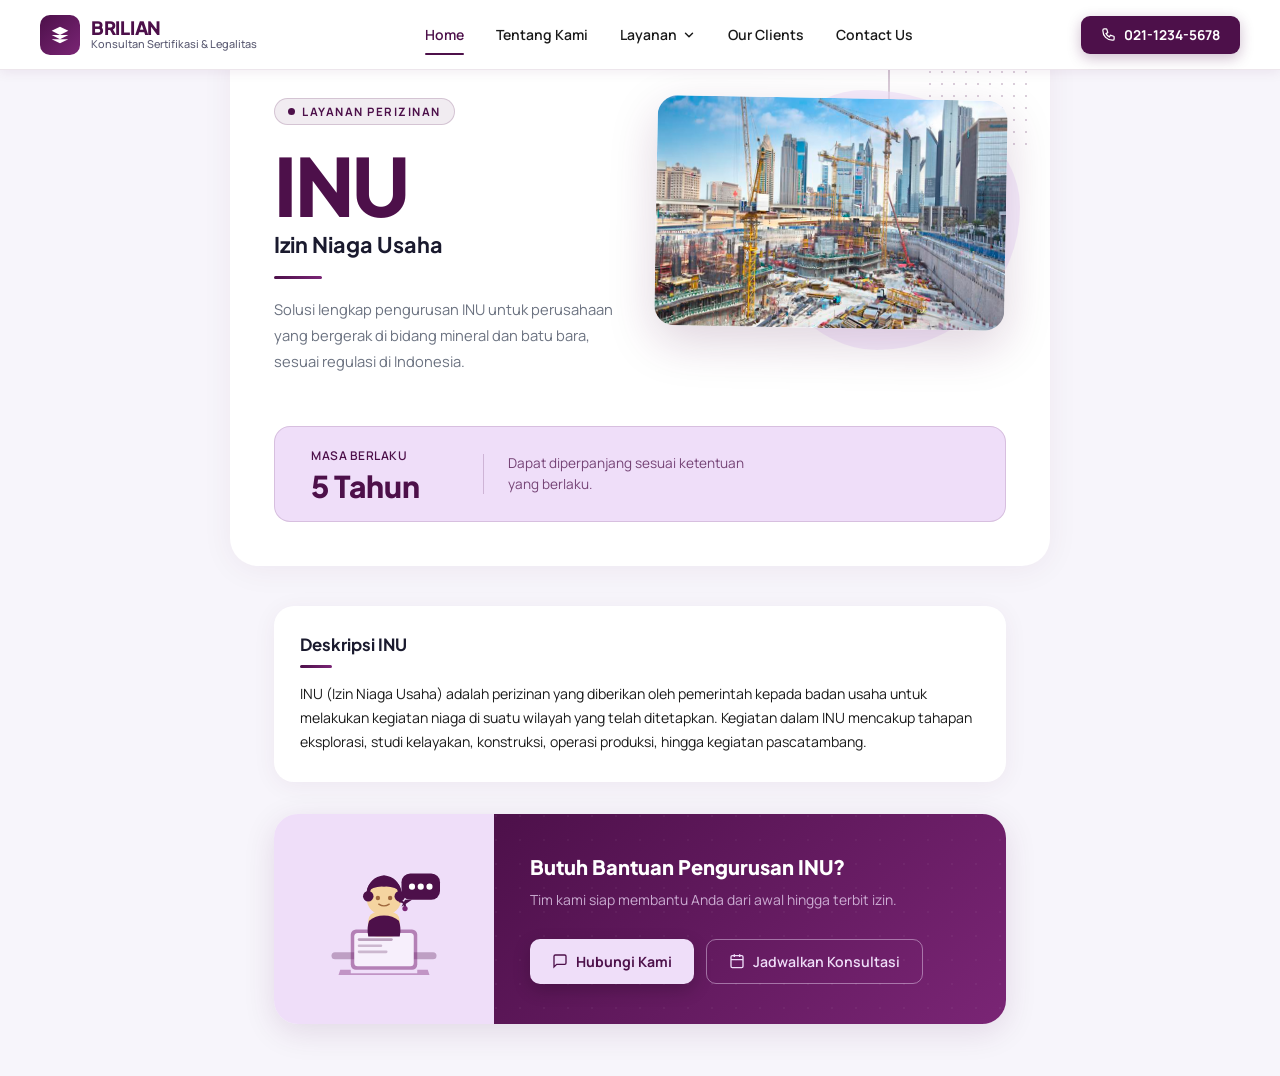
<file: inu.html>
<!DOCTYPE html>
<html lang="id">
<head>
<meta charset="UTF-8">
<meta name="viewport" content="width=device-width, initial-scale=1.0">
<title>IUJP - Izin Usaha Jasa Pertambangan</title>
<link href="https://fonts.googleapis.com/css2?family=Plus+Jakarta+Sans:wght@400;500;600;700;800;900&family=Manrope:wght@400;500;600;700&display=swap" rel="stylesheet">
<style>
:root {
  --primary:       #EFDEF9;
  --primary-dark:  #4D104A;
  --primary-mid:   #7A2575;
  --primary-pale:  #F7EFFC;

  --gold:       #C8973A;
  --gold-light: #E8B84B;
  --gold-pale:  #F5E9CC;

  --cream: #FFF9EF;
  --bg:    #F7F5FB;
  --white: #FFFFFF;
  --dark:  #1A1535;

  --gray:       #6B7280;
  --gray-light: #E8E6F0;

  --text:       #1A1A1A;
  --text-light: #555;
}

* { margin: 0; padding: 0; box-sizing: border-box; }
html { scroll-behavior: smooth; }

body {
  font-family: 'Manrope', sans-serif;
  background: var(--bg);
  color: var(--text);
  min-height: 100vh;
  overflow-x: hidden;
  padding-top: 50px;
}

.page {
  max-width: 820px;
  margin: 0 auto;
  background: var(--bg);
  min-height: 100vh;
}

/* ─── HERO ─── */
.hero {
  background: var(--white);
  padding: 48px 44px 44px;
  position: relative;
  overflow: hidden;
  border-radius: 0 0 28px 28px;
  box-shadow: 0 4px 32px rgba(77, 16, 74, 0.06);
}

.hero-dots {
  position: absolute;
  top: 16px; right: 16px;
  width: 110px; height: 80px;
  opacity: 0.2;
  background-image: radial-gradient(circle, var(--primary-dark) 1.5px, transparent 0);
  background-size: 12px 12px;
  pointer-events: none;
}

.hero-deco-line {
  position: absolute;
  top: 0; right: 160px;
  width: 2px; height: 120px;
  background: linear-gradient(to bottom, var(--primary-dark), transparent);
  opacity: 0.3;
  animation: lineGrow 1s ease 0.3s both;
  transform-origin: top;
}
@keyframes lineGrow { from { transform: scaleY(0); opacity: 0; } to { transform: scaleY(1); opacity: 0.3; } }

.hero-gold-blob {
  position: absolute;
  top: 40px; right: 30px;
  width: 260px; height: 260px;
  background: var(--primary);
  border-radius: 40% 60% 55% 45% / 45% 45% 55% 55%;
  z-index: 0;
  opacity: 0.55;
  animation: blobFloat 6s ease-in-out infinite;
}
@keyframes blobFloat {
  0%, 100% { border-radius: 40% 60% 55% 45% / 45% 45% 55% 55%; }
  50%       { border-radius: 55% 45% 45% 55% / 55% 60% 40% 45%; }
}

.hero-inner {
  display: grid;
  grid-template-columns: 1fr 1fr;
  gap: 32px;
  align-items: start;
  position: relative; z-index: 1;
}

.hero-left { animation: fadeUp 0.8s ease 0.2s both; }

.badge {
  display: inline-flex;
  align-items: center;
  gap: 7px;
  background: rgba(77, 16, 74, 0.08);
  border: 1px solid rgba(77, 16, 74, 0.18);
  color: var(--primary-dark);
  padding: 5px 13px;
  border-radius: 50px;
  font-size: 0.72rem;
  font-weight: 700;
  letter-spacing: 1.5px;
  text-transform: uppercase;
  margin-bottom: 20px;
}

.badge::before {
  content: '';
  width: 7px; height: 7px;
  background: var(--primary-dark);
  border-radius: 50%;
  animation: pulse 2s ease-in-out infinite;
}
@keyframes pulse { 0%, 100% { transform: scale(1); } 50% { transform: scale(1.4); } }

.hero-acronym {
  font-family: 'Plus Jakarta Sans', sans-serif;
  font-size: 5rem; font-weight: 900;
  color: var(--primary-dark);
  line-height: 1; letter-spacing: -2px;
  margin-bottom: 6px;
  animation: fadeUp 0.8s ease 0.4s both;
}

.hero-title {
  font-family: 'Plus Jakarta Sans', sans-serif;
  font-size: 1.35rem; font-weight: 700;
  color: var(--dark); margin-bottom: 18px;
  animation: fadeUp 0.8s ease 0.5s both;
}

.hero-divider {
  width: 48px; height: 3px;
  background: linear-gradient(to right, var(--primary-dark), var(--primary-mid));
  border-radius: 2px; margin-bottom: 18px;
  animation: expandWidth 0.6s ease 0.7s both;
  transform-origin: left;
}
@keyframes expandWidth { from { transform: scaleX(0); } to { transform: scaleX(1); } }

.hero-desc {
  color: var(--gray);
  font-size: 0.92rem;
  line-height: 1.75;
  margin-bottom: 24px;
  animation: fadeUp 0.8s ease 0.6s both;
}

.hero-right {
  position: relative; z-index: 1;
  animation: fadeUp 0.8s ease 0.4s both;
}

.hero-img {
  border-radius: 20px;
  overflow: hidden;
  box-shadow: 0 16px 48px rgba(77, 16, 74, 0.18);
  transform: rotate(1deg);
  transition: transform 0.4s ease;
}

.hero-img:hover { transform: rotate(0deg) scale(1.02); }

.hero-img img {
  width: 100%; height: 230px; object-fit: cover; display: block;
}

/* ─── MASA BOX ─── */
.masa-box {
  margin-top: 28px;
  display: flex;
  align-items: center;
  gap: 24px;
  padding: 20px 24px;
  background: var(--primary);
  border: 1px solid rgba(77, 16, 74, 0.15);
  border-radius: 16px;
  animation: fadeUp 0.8s ease 0.7s both;
}

.masa-left {
  min-width: 160px;
  padding-left: 12px;
}

.masa-label {
  font-size: 0.75rem;
  color: var(--primary-dark);
  font-weight: 600;
  margin-bottom: 7px;
  text-transform: uppercase;
  letter-spacing: 0.5px;
}

.masa-value {
  font-family: 'Plus Jakarta Sans', sans-serif;
  font-size: 30px;
  font-weight: 800;
  color: var(--primary-dark);
  line-height: 1;
}

.masa-divider {
  width: 1px; height: 40px;
  background: rgba(77, 16, 74, 0.2);
}

.masa-right {
  font-size: 0.85rem;
  color: var(--primary-dark);
  line-height: 1.6;
  max-width: 260px;
  opacity: 0.75;
}

@media (max-width: 640px) {
  .masa-box { flex-direction: column; align-items: flex-start; }
  .masa-divider { display: none; }
  .masa-right { max-width: 100%; }
}

/* ─── INFO CARD ─── */
.info-section { padding: 20px 44px 0; }

.info-card {
  background: var(--white);
  border-radius: 20px;
  padding: 28px 26px;
  box-shadow: 0 4px 24px rgba(77, 16, 74, 0.06);
  margin-top: 20px;
  animation: fadeUp 0.8s ease 0.6s both;
}

.card-label {
  font-family: 'Plus Jakarta Sans', sans-serif;
  font-size: 1.05rem; font-weight: 700;
  color: var(--dark); margin-bottom: 10px;
}

.card-divider {
  width: 32px; height: 2.5px;
  background: linear-gradient(to right, var(--primary-dark), var(--primary-mid));
  border-radius: 2px; margin-bottom: 14px;
}

.card-text {
  font-size: 0.88rem; color: var(--text); line-height: 1.7;
}

/* ─── CTA SECTION ─── */
.cta-section {
  padding: 24px 44px 52px;
  opacity: 0; transform: translateY(24px);
  transition: all 0.7s ease;
  margin-top: 8px;
}
.cta-section.visible { opacity: 1; transform: translateY(0); }

.cta-card {
  border-radius: 24px;
  overflow: hidden;
  display: grid;
  grid-template-columns: 220px 1fr;
  box-shadow: 0 8px 32px rgba(77, 16, 74, 0.12);
}

.cta-left {
  background: var(--primary);
  display: flex;
  align-items: center;
  justify-content: center;
  padding: 32px 20px;
}

.cta-left svg {
  width: 140px; height: 140px;
  animation: floatAnim 3s ease-in-out infinite;
}
@keyframes floatAnim { 0%, 100% { transform: translateY(0); } 50% { transform: translateY(-10px); } }

.cta-right {
  background: linear-gradient(135deg, var(--primary-dark) 0%, var(--primary-mid) 100%);
  padding: 40px 36px;
  position: relative;
  overflow: hidden;
}

.cta-right::before {
  content: '';
  position: absolute; inset: 0; opacity: 0.04;
  background-image: radial-gradient(circle at 2px 2px, white 1px, transparent 0);
  background-size: 24px 24px;
}

.cta-right h3 {
  font-family: 'Plus Jakarta Sans', sans-serif;
  font-size: 1.25rem; font-weight: 800; color: white;
  margin-bottom: 10px; position: relative; z-index: 1;
}

.cta-right p {
  font-size: 0.87rem;
  color: rgba(239, 222, 249, 0.75);
  line-height: 1.6;
  margin-bottom: 28px;
  position: relative; z-index: 1;
}

.cta-btns {
  display: flex; gap: 12px; flex-wrap: wrap;
  position: relative; z-index: 1;
}

.btn-primary-cta {
  background: var(--primary);
  color: var(--primary-dark);
  border: none;
  padding: 12px 22px;
  border-radius: 10px;
  font-family: 'Manrope', sans-serif;
  font-weight: 700;
  font-size: 0.88rem;
  cursor: pointer;
  display: flex;
  align-items: center;
  gap: 8px;
  transition: all 0.3s;
  box-shadow: 0 6px 18px rgba(0, 0, 0, 0.2);
  text-decoration: none;
}

.btn-primary-cta:hover {
  transform: translateY(-2px);
  box-shadow: 0 10px 24px rgba(0, 0, 0, 0.28);
  background: white;
}

.btn-primary-cta svg {
  width: 16px; height: 16px;
  stroke: var(--primary-dark); fill: none; stroke-width: 2;
}

.btn-outline {
  background: transparent;
  color: var(--primary);
  border: 1.5px solid rgba(239, 222, 249, 0.45);
  padding: 12px 22px;
  border-radius: 10px;
  font-family: 'Manrope', sans-serif;
  font-weight: 600;
  font-size: 0.88rem;
  cursor: pointer;
  display: flex;
  align-items: center;
  gap: 8px;
  transition: all 0.3s;
  text-decoration: none;
}

.btn-outline:hover {
  border-color: var(--primary);
  background: rgba(239, 222, 249, 0.08);
}

.btn-outline svg {
  width: 16px; height: 16px;
  stroke: var(--primary); fill: none; stroke-width: 2;
}

/* ─── ANIMATIONS ─── */
@keyframes fadeUp { from { opacity: 0; transform: translateY(24px); } to { opacity: 1; transform: translateY(0); } }

@media (max-width: 640px) {
  .hero { padding: 36px 24px 36px; }
  .hero-inner { grid-template-columns: 1fr; }
  .hero-right { display: none; }
  .hero-acronym { font-size: 3.5rem; }
  .info-section { padding: 20px 24px 0; }
  .cta-section { padding: 24px 24px 52px; }
  .cta-card { grid-template-columns: 1fr; }
  .cta-left { display: none; }
}
</style>
</head>
<body>
<div id="navbar"></div>
<div class="page">

  <!-- HERO -->
  <div class="hero">
    <div class="hero-dots"></div>
    <div class="hero-deco-line"></div>
    <div class="hero-gold-blob"></div>

    <div class="hero-inner">
      <div class="hero-left">
        <div class="badge">Layanan Perizinan</div>
        <div class="hero-acronym">INU</div>
        <div class="hero-title">Izin Niaga Usaha</div>
        <div class="hero-divider"></div>
        <p class="hero-desc">Solusi lengkap pengurusan INU untuk perusahaan yang bergerak di bidang mineral dan batu bara, sesuai regulasi di Indonesia.</p>
      </div>
      <div class="hero-right">
        <div class="hero-img">
          <img src="konstruksi-10.jpg" alt="Mining operations">
        </div>
      </div>
    </div>

    <div class="masa-box">
      <div class="masa-left">
        <div class="masa-label">Masa Berlaku</div>
        <div class="masa-value">5 Tahun</div>
      </div>
      <div class="masa-divider"></div>
      <div class="masa-right">
        Dapat diperpanjang sesuai ketentuan yang berlaku.
      </div>
    </div>
  </div>

  <!-- INFO CARD -->
  <div class="info-section">
    <div class="info-card" data-reveal>
      <div class="card-label">Deskripsi INU</div>
      <div class="card-divider"></div>
      <p class="card-text">
        INU (Izin Niaga Usaha) adalah perizinan yang diberikan oleh pemerintah kepada badan usaha untuk melakukan kegiatan niaga di suatu wilayah yang telah ditetapkan. Kegiatan dalam INU mencakup tahapan eksplorasi, studi kelayakan, konstruksi, operasi produksi, hingga kegiatan pascatambang.
      </p>
    </div>
  </div>

  <!-- CTA SECTION -->
  <div class="cta-section" data-reveal-cta>
    <div class="cta-card">
      <div class="cta-left">
        <svg viewBox="0 0 160 160" fill="none" xmlns="http://www.w3.org/2000/svg">
          <rect x="20" y="118" width="120" height="8" rx="4" fill="#4D104A" opacity="0.3"/>
          <rect x="42" y="92" width="76" height="46" rx="6" fill="#7A2575" opacity="0.5"/>
          <rect x="46" y="96" width="68" height="38" rx="4" fill="#F7EFFC"/>
          <rect x="50" y="102" width="40" height="3" rx="1.5" fill="#4D104A" opacity="0.35"/>
          <rect x="50" y="109" width="28" height="3" rx="1.5" fill="#4D104A" opacity="0.25"/>
          <rect x="50" y="116" width="34" height="3" rx="1.5" fill="#4D104A" opacity="0.25"/>
          <path d="M30 138 L42 138 L42 142 L118 142 L118 138 L130 138 L132 144 H28 Z" fill="#7A2575" opacity="0.4"/>
          <rect x="62" y="72" width="36" height="28" rx="10" fill="#F5D4A0"/>
          <circle cx="80" cy="56" r="20" fill="#F5D4A0"/>
          <path d="M60 50 Q63 32 80 30 Q97 32 100 50 Q92 42 80 43 Q68 42 60 50Z" fill="#4D104A"/>
          <circle cx="73" cy="56" r="2.5" fill="#A0683C"/>
          <circle cx="87" cy="56" r="2.5" fill="#A0683C"/>
          <path d="M74 63 Q80 67 86 63" stroke="#A0683C" stroke-width="1.5" stroke-linecap="round" fill="none"/>
          <path d="M62 52 Q62 36 80 36 Q98 36 98 52" stroke="#4D104A" stroke-width="4" fill="none" stroke-linecap="round"/>
          <circle cx="62" cy="54" r="6" fill="#4D104A"/>
          <circle cx="98" cy="54" r="6" fill="#4D104A"/>
          <path d="M98 60 Q104 60 104 66" stroke="#4D104A" stroke-width="2.5" stroke-linecap="round" fill="none"/>
          <circle cx="104" cy="68" r="3" fill="#7A2575"/>
          <path d="M62 100 Q60 90 63 82 Q70 76 80 76 Q90 76 97 82 Q100 90 98 100Z" fill="#4D104A"/>
          <rect x="100" y="28" width="44" height="30" rx="10" fill="#4D104A"/>
          <path d="M104 58 L100 66 L112 58Z" fill="#4D104A"/>
          <circle cx="112" cy="43" r="3.5" fill="white"/>
          <circle cx="122" cy="43" r="3.5" fill="white"/>
          <circle cx="132" cy="43" r="3.5" fill="white"/>
        </svg>
      </div>
      <div class="cta-right">
        <h3>Butuh Bantuan Pengurusan INU?</h3>
        <p>Tim kami siap membantu Anda dari awal hingga terbit izin.</p>
        <div class="cta-btns">
          <a href="#" class="btn-primary-cta">
            <svg viewBox="0 0 24 24"><path d="M21 15a2 2 0 01-2 2H7l-4 4V5a2 2 0 012-2h14a2 2 0 012 2z"/></svg>
            Hubungi Kami
          </a>
          <a href="#" class="btn-outline">
            <svg viewBox="0 0 24 24"><rect x="3" y="4" width="18" height="18" rx="2" ry="2"/><line x1="16" y1="2" x2="16" y2="6"/><line x1="8" y1="2" x2="8" y2="6"/><line x1="3" y1="10" x2="21" y2="10"/></svg>
            Jadwalkan Konsultasi
          </a>
        </div>
      </div>
    </div>
  </div>

</div>

<script>
  fetch('navbar.html')
  .then(res => res.text())
  .then(data => {
    document.getElementById('navbar').innerHTML = data;

    // load JS setelah HTML masuk
    const script = document.createElement('script');
    script.src = 'navbar.js';

    script.onload = () => {
      initNavbar(); // jalanin setelah JS ready
    };

    document.body.appendChild(script);
  });
  
  const io = new IntersectionObserver((entries) => {
    entries.forEach(e => {
      if (!e.isIntersecting) return;
      if (e.target.hasAttribute('data-reveal'))     e.target.classList.add('visible');
      if (e.target.hasAttribute('data-reveal-cta')) e.target.classList.add('visible');
      io.unobserve(e.target);
    });
  }, { threshold: 0.15 });

  document.querySelectorAll('[data-reveal],[data-reveal-cta]').forEach(el => io.observe(el));
</script>


</body>
</html>
</file>
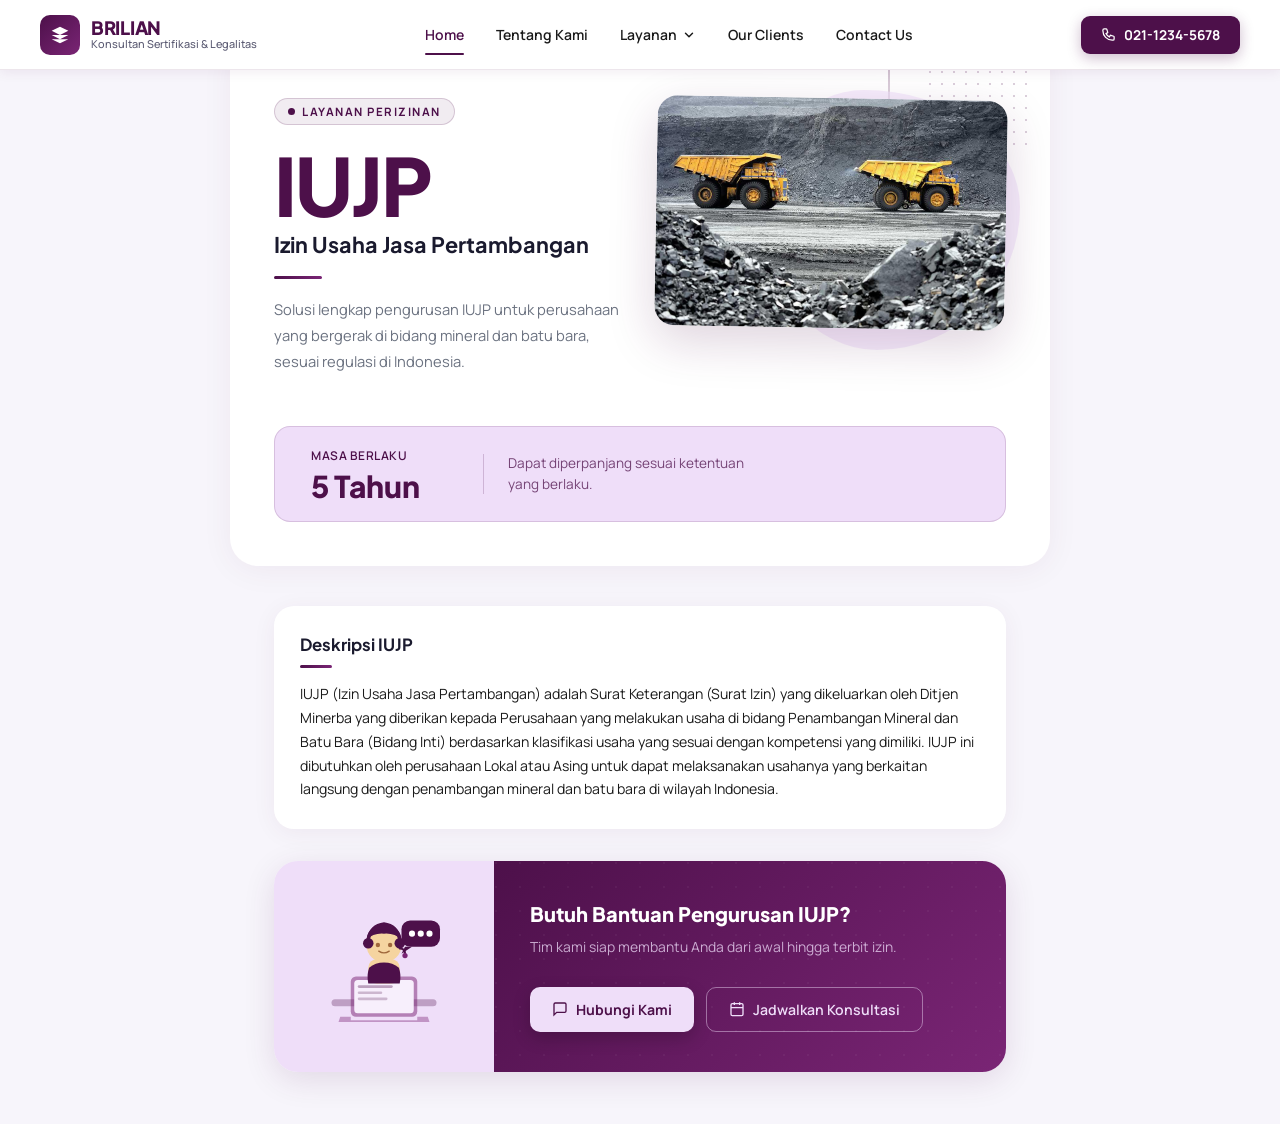
<file: iujp.html>
<!DOCTYPE html>
<html lang="id">
<head>
<meta charset="UTF-8">
<meta name="viewport" content="width=device-width, initial-scale=1.0">
<title>IUJP - Izin Usaha Jasa Pertambangan</title>
<link href="https://fonts.googleapis.com/css2?family=Plus+Jakarta+Sans:wght@400;500;600;700;800;900&family=Manrope:wght@400;500;600;700&display=swap" rel="stylesheet">
<style>
:root {
  --primary:       #EFDEF9;
  --primary-dark:  #4D104A;
  --primary-mid:   #7A2575;
  --primary-pale:  #F7EFFC;

  --gold:       #C8973A;
  --gold-light: #E8B84B;
  --gold-pale:  #F5E9CC;

  --cream: #FFF9EF;
  --bg:    #F7F5FB;
  --white: #FFFFFF;
  --dark:  #1A1535;

  --gray:       #6B7280;
  --gray-light: #E8E6F0;

  --text:       #1A1A1A;
  --text-light: #555;
}

* { margin: 0; padding: 0; box-sizing: border-box; }
html { scroll-behavior: smooth; }

body {
  font-family: 'Manrope', sans-serif;
  background: var(--bg);
  color: var(--text);
  min-height: 100vh;
  overflow-x: hidden;
  padding-top: 50px;
}

.page {
  max-width: 820px;
  margin: 0 auto;
  background: var(--bg);
  min-height: 100vh;
}

/* ─── HERO ─── */
.hero {
  background: var(--white);
  padding: 48px 44px 44px;
  position: relative;
  overflow: hidden;
  border-radius: 0 0 28px 28px;
  box-shadow: 0 4px 32px rgba(77, 16, 74, 0.06);
}

.hero-dots {
  position: absolute;
  top: 16px; right: 16px;
  width: 110px; height: 80px;
  opacity: 0.2;
  background-image: radial-gradient(circle, var(--primary-dark) 1.5px, transparent 0);
  background-size: 12px 12px;
  pointer-events: none;
}

.hero-deco-line {
  position: absolute;
  top: 0; right: 160px;
  width: 2px; height: 120px;
  background: linear-gradient(to bottom, var(--primary-dark), transparent);
  opacity: 0.3;
  animation: lineGrow 1s ease 0.3s both;
  transform-origin: top;
}
@keyframes lineGrow { from { transform: scaleY(0); opacity: 0; } to { transform: scaleY(1); opacity: 0.3; } }

.hero-gold-blob {
  position: absolute;
  top: 40px; right: 30px;
  width: 260px; height: 260px;
  background: var(--primary);
  border-radius: 40% 60% 55% 45% / 45% 45% 55% 55%;
  z-index: 0;
  opacity: 0.55;
  animation: blobFloat 6s ease-in-out infinite;
}
@keyframes blobFloat {
  0%, 100% { border-radius: 40% 60% 55% 45% / 45% 45% 55% 55%; }
  50%       { border-radius: 55% 45% 45% 55% / 55% 60% 40% 45%; }
}

.hero-inner {
  display: grid;
  grid-template-columns: 1fr 1fr;
  gap: 32px;
  align-items: start;
  position: relative; z-index: 1;
}

.hero-left { animation: fadeUp 0.8s ease 0.2s both; }

.badge {
  display: inline-flex;
  align-items: center;
  gap: 7px;
  background: rgba(77, 16, 74, 0.08);
  border: 1px solid rgba(77, 16, 74, 0.18);
  color: var(--primary-dark);
  padding: 5px 13px;
  border-radius: 50px;
  font-size: 0.72rem;
  font-weight: 700;
  letter-spacing: 1.5px;
  text-transform: uppercase;
  margin-bottom: 20px;
}

.badge::before {
  content: '';
  width: 7px; height: 7px;
  background: var(--primary-dark);
  border-radius: 50%;
  animation: pulse 2s ease-in-out infinite;
}
@keyframes pulse { 0%, 100% { transform: scale(1); } 50% { transform: scale(1.4); } }

.hero-acronym {
  font-family: 'Plus Jakarta Sans', sans-serif;
  font-size: 5rem; font-weight: 900;
  color: var(--primary-dark);
  line-height: 1; letter-spacing: -2px;
  margin-bottom: 6px;
  animation: fadeUp 0.8s ease 0.4s both;
}

.hero-title {
  font-family: 'Plus Jakarta Sans', sans-serif;
  font-size: 1.35rem; font-weight: 700;
  color: var(--dark); margin-bottom: 18px;
  animation: fadeUp 0.8s ease 0.5s both;
}

.hero-divider {
  width: 48px; height: 3px;
  background: linear-gradient(to right, var(--primary-dark), var(--primary-mid));
  border-radius: 2px; margin-bottom: 18px;
  animation: expandWidth 0.6s ease 0.7s both;
  transform-origin: left;
}
@keyframes expandWidth { from { transform: scaleX(0); } to { transform: scaleX(1); } }

.hero-desc {
  color: var(--gray);
  font-size: 0.92rem;
  line-height: 1.75;
  margin-bottom: 24px;
  animation: fadeUp 0.8s ease 0.6s both;
}

.hero-right {
  position: relative; z-index: 1;
  animation: fadeUp 0.8s ease 0.4s both;
}

.hero-img {
  border-radius: 20px;
  overflow: hidden;
  box-shadow: 0 16px 48px rgba(77, 16, 74, 0.18);
  transform: rotate(1deg);
  transition: transform 0.4s ease;
}

.hero-img:hover { transform: rotate(0deg) scale(1.02); }

.hero-img img {
  width: 100%; height: 230px; object-fit: cover; display: block;
}

/* ─── MASA BOX ─── */
.masa-box {
  margin-top: 28px;
  display: flex;
  align-items: center;
  gap: 24px;
  padding: 20px 24px;
  background: var(--primary);
  border: 1px solid rgba(77, 16, 74, 0.15);
  border-radius: 16px;
  animation: fadeUp 0.8s ease 0.7s both;
}

.masa-left {
  min-width: 160px;
  padding-left: 12px;
}

.masa-label {
  font-size: 0.75rem;
  color: var(--primary-dark);
  font-weight: 600;
  margin-bottom: 7px;
  text-transform: uppercase;
  letter-spacing: 0.5px;
}

.masa-value {
  font-family: 'Plus Jakarta Sans', sans-serif;
  font-size: 30px;
  font-weight: 800;
  color: var(--primary-dark);
  line-height: 1;
}

.masa-divider {
  width: 1px; height: 40px;
  background: rgba(77, 16, 74, 0.2);
}

.masa-right {
  font-size: 0.85rem;
  color: var(--primary-dark);
  line-height: 1.6;
  max-width: 260px;
  opacity: 0.75;
}

@media (max-width: 640px) {
  .masa-box { flex-direction: column; align-items: flex-start; }
  .masa-divider { display: none; }
  .masa-right { max-width: 100%; }
}

/* ─── INFO CARD ─── */
.info-section { padding: 20px 44px 0; }

.info-card {
  background: var(--white);
  border-radius: 20px;
  padding: 28px 26px;
  box-shadow: 0 4px 24px rgba(77, 16, 74, 0.06);
  margin-top: 20px;
  animation: fadeUp 0.8s ease 0.6s both;
}

.card-label {
  font-family: 'Plus Jakarta Sans', sans-serif;
  font-size: 1.05rem; font-weight: 700;
  color: var(--dark); margin-bottom: 10px;
}

.card-divider {
  width: 32px; height: 2.5px;
  background: linear-gradient(to right, var(--primary-dark), var(--primary-mid));
  border-radius: 2px; margin-bottom: 14px;
}

.card-text {
  font-size: 0.88rem; color: var(--text); line-height: 1.7;
}

/* ─── CTA SECTION ─── */
.cta-section {
  padding: 24px 44px 52px;
  opacity: 0; transform: translateY(24px);
  transition: all 0.7s ease;
  margin-top: 8px;
}
.cta-section.visible { opacity: 1; transform: translateY(0); }

.cta-card {
  border-radius: 24px;
  overflow: hidden;
  display: grid;
  grid-template-columns: 220px 1fr;
  box-shadow: 0 8px 32px rgba(77, 16, 74, 0.12);
}

.cta-left {
  background: var(--primary);
  display: flex;
  align-items: center;
  justify-content: center;
  padding: 32px 20px;
}

.cta-left svg {
  width: 140px; height: 140px;
  animation: floatAnim 3s ease-in-out infinite;
}
@keyframes floatAnim { 0%, 100% { transform: translateY(0); } 50% { transform: translateY(-10px); } }

.cta-right {
  background: linear-gradient(135deg, var(--primary-dark) 0%, var(--primary-mid) 100%);
  padding: 40px 36px;
  position: relative;
  overflow: hidden;
}

.cta-right::before {
  content: '';
  position: absolute; inset: 0; opacity: 0.04;
  background-image: radial-gradient(circle at 2px 2px, white 1px, transparent 0);
  background-size: 24px 24px;
}

.cta-right h3 {
  font-family: 'Plus Jakarta Sans', sans-serif;
  font-size: 1.25rem; font-weight: 800; color: white;
  margin-bottom: 10px; position: relative; z-index: 1;
}

.cta-right p {
  font-size: 0.87rem;
  color: rgba(239, 222, 249, 0.75);
  line-height: 1.6;
  margin-bottom: 28px;
  position: relative; z-index: 1;
}

.cta-btns {
  display: flex; gap: 12px; flex-wrap: wrap;
  position: relative; z-index: 1;
}

.btn-primary-cta {
  background: var(--primary);
  color: var(--primary-dark);
  border: none;
  padding: 12px 22px;
  border-radius: 10px;
  font-family: 'Manrope', sans-serif;
  font-weight: 700;
  font-size: 0.88rem;
  cursor: pointer;
  display: flex;
  align-items: center;
  gap: 8px;
  transition: all 0.3s;
  box-shadow: 0 6px 18px rgba(0, 0, 0, 0.2);
  text-decoration: none;
}

.btn-primary-cta:hover {
  transform: translateY(-2px);
  box-shadow: 0 10px 24px rgba(0, 0, 0, 0.28);
  background: white;
}

.btn-primary-cta svg {
  width: 16px; height: 16px;
  stroke: var(--primary-dark); fill: none; stroke-width: 2;
}

.btn-outline {
  background: transparent;
  color: var(--primary);
  border: 1.5px solid rgba(239, 222, 249, 0.45);
  padding: 12px 22px;
  border-radius: 10px;
  font-family: 'Manrope', sans-serif;
  font-weight: 600;
  font-size: 0.88rem;
  cursor: pointer;
  display: flex;
  align-items: center;
  gap: 8px;
  transition: all 0.3s;
  text-decoration: none;
}

.btn-outline:hover {
  border-color: var(--primary);
  background: rgba(239, 222, 249, 0.08);
}

.btn-outline svg {
  width: 16px; height: 16px;
  stroke: var(--primary); fill: none; stroke-width: 2;
}

/* ─── ANIMATIONS ─── */
@keyframes fadeUp { from { opacity: 0; transform: translateY(24px); } to { opacity: 1; transform: translateY(0); } }

@media (max-width: 640px) {
  .hero { padding: 36px 24px 36px; }
  .hero-inner { grid-template-columns: 1fr; }
  .hero-right { display: none; }
  .hero-acronym { font-size: 3.5rem; }
  .info-section { padding: 20px 24px 0; }
  .cta-section { padding: 24px 24px 52px; }
  .cta-card { grid-template-columns: 1fr; }
  .cta-left { display: none; }
}
</style>
</head>
<body>
<div id="navbar"></div>
<div class="page">

  <!-- HERO -->
  <div class="hero">
    <div class="hero-dots"></div>
    <div class="hero-deco-line"></div>
    <div class="hero-gold-blob"></div>

    <div class="hero-inner">
      <div class="hero-left">
        <div class="badge">Layanan Perizinan</div>
        <div class="hero-acronym">IUJP</div>
        <div class="hero-title">Izin Usaha Jasa Pertambangan</div>
        <div class="hero-divider"></div>
        <p class="hero-desc">Solusi lengkap pengurusan IUJP untuk perusahaan yang bergerak di bidang mineral dan batu bara, sesuai regulasi di Indonesia.</p>
      </div>
      <div class="hero-right">
        <div class="hero-img">
          <img src="tambang.jpg" alt="Mining operations">
        </div>
      </div>
    </div>

    <div class="masa-box">
      <div class="masa-left">
        <div class="masa-label">Masa Berlaku</div>
        <div class="masa-value">5 Tahun</div>
      </div>
      <div class="masa-divider"></div>
      <div class="masa-right">
        Dapat diperpanjang sesuai ketentuan yang berlaku.
      </div>
    </div>
  </div>

  <!-- INFO CARD -->
  <div class="info-section">
    <div class="info-card" data-reveal>
      <div class="card-label">Deskripsi IUJP</div>
      <div class="card-divider"></div>
      <p class="card-text">
        IUJP (Izin Usaha Jasa Pertambangan) adalah Surat Keterangan (Surat Izin) yang dikeluarkan oleh Ditjen Minerba yang diberikan kepada Perusahaan yang melakukan usaha di bidang Penambangan Mineral dan Batu Bara (Bidang Inti) berdasarkan klasifikasi usaha yang sesuai dengan kompetensi yang dimiliki. IUJP ini dibutuhkan oleh perusahaan Lokal atau Asing untuk dapat melaksanakan usahanya yang berkaitan langsung dengan penambangan mineral dan batu bara di wilayah Indonesia.
      </p>
    </div>
  </div>

  <!-- CTA SECTION -->
  <div class="cta-section" data-reveal-cta>
    <div class="cta-card">
      <div class="cta-left">
        <svg viewBox="0 0 160 160" fill="none" xmlns="http://www.w3.org/2000/svg">
          <rect x="20" y="118" width="120" height="8" rx="4" fill="#4D104A" opacity="0.3"/>
          <rect x="42" y="92" width="76" height="46" rx="6" fill="#7A2575" opacity="0.5"/>
          <rect x="46" y="96" width="68" height="38" rx="4" fill="#F7EFFC"/>
          <rect x="50" y="102" width="40" height="3" rx="1.5" fill="#4D104A" opacity="0.35"/>
          <rect x="50" y="109" width="28" height="3" rx="1.5" fill="#4D104A" opacity="0.25"/>
          <rect x="50" y="116" width="34" height="3" rx="1.5" fill="#4D104A" opacity="0.25"/>
          <path d="M30 138 L42 138 L42 142 L118 142 L118 138 L130 138 L132 144 H28 Z" fill="#7A2575" opacity="0.4"/>
          <rect x="62" y="72" width="36" height="28" rx="10" fill="#F5D4A0"/>
          <circle cx="80" cy="56" r="20" fill="#F5D4A0"/>
          <path d="M60 50 Q63 32 80 30 Q97 32 100 50 Q92 42 80 43 Q68 42 60 50Z" fill="#4D104A"/>
          <circle cx="73" cy="56" r="2.5" fill="#A0683C"/>
          <circle cx="87" cy="56" r="2.5" fill="#A0683C"/>
          <path d="M74 63 Q80 67 86 63" stroke="#A0683C" stroke-width="1.5" stroke-linecap="round" fill="none"/>
          <path d="M62 52 Q62 36 80 36 Q98 36 98 52" stroke="#4D104A" stroke-width="4" fill="none" stroke-linecap="round"/>
          <circle cx="62" cy="54" r="6" fill="#4D104A"/>
          <circle cx="98" cy="54" r="6" fill="#4D104A"/>
          <path d="M98 60 Q104 60 104 66" stroke="#4D104A" stroke-width="2.5" stroke-linecap="round" fill="none"/>
          <circle cx="104" cy="68" r="3" fill="#7A2575"/>
          <path d="M62 100 Q60 90 63 82 Q70 76 80 76 Q90 76 97 82 Q100 90 98 100Z" fill="#4D104A"/>
          <rect x="100" y="28" width="44" height="30" rx="10" fill="#4D104A"/>
          <path d="M104 58 L100 66 L112 58Z" fill="#4D104A"/>
          <circle cx="112" cy="43" r="3.5" fill="white"/>
          <circle cx="122" cy="43" r="3.5" fill="white"/>
          <circle cx="132" cy="43" r="3.5" fill="white"/>
        </svg>
      </div>
      <div class="cta-right">
        <h3>Butuh Bantuan Pengurusan IUJP?</h3>
        <p>Tim kami siap membantu Anda dari awal hingga terbit izin.</p>
        <div class="cta-btns">
          <a href="#" class="btn-primary-cta">
            <svg viewBox="0 0 24 24"><path d="M21 15a2 2 0 01-2 2H7l-4 4V5a2 2 0 012-2h14a2 2 0 012 2z"/></svg>
            Hubungi Kami
          </a>
          <a href="#" class="btn-outline">
            <svg viewBox="0 0 24 24"><rect x="3" y="4" width="18" height="18" rx="2" ry="2"/><line x1="16" y1="2" x2="16" y2="6"/><line x1="8" y1="2" x2="8" y2="6"/><line x1="3" y1="10" x2="21" y2="10"/></svg>
            Jadwalkan Konsultasi
          </a>
        </div>
      </div>
    </div>
  </div>

</div>

<script>
  fetch('navbar.html')
  .then(res => res.text())
  .then(data => {
    document.getElementById('navbar').innerHTML = data;

    // load JS setelah HTML masuk
    const script = document.createElement('script');
    script.src = 'navbar.js';

    script.onload = () => {
      initNavbar(); // jalanin setelah JS ready
    };

    document.body.appendChild(script);
  });
  
  const io = new IntersectionObserver((entries) => {
    entries.forEach(e => {
      if (!e.isIntersecting) return;
      if (e.target.hasAttribute('data-reveal'))     e.target.classList.add('visible');
      if (e.target.hasAttribute('data-reveal-cta')) e.target.classList.add('visible');
      io.unobserve(e.target);
    });
  }, { threshold: 0.15 });

  document.querySelectorAll('[data-reveal],[data-reveal-cta]').forEach(el => io.observe(el));
</script>


</body>
</html>
</file>
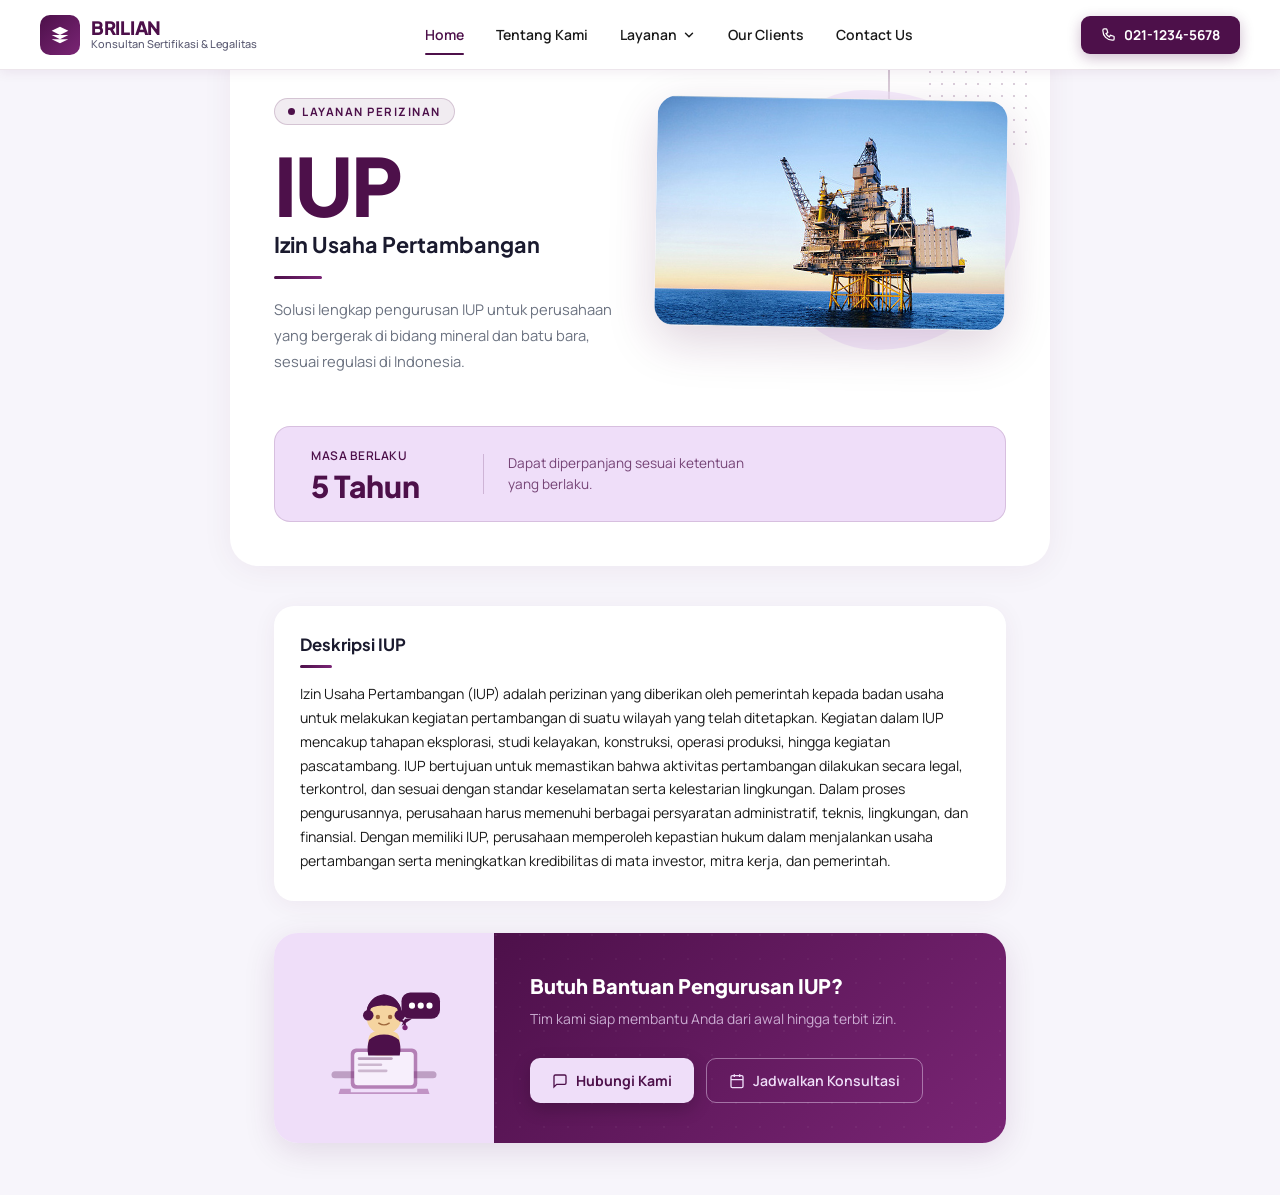
<file: iup.html>
<!DOCTYPE html>
<html lang="id">
<head>
<meta charset="UTF-8">
<meta name="viewport" content="width=device-width, initial-scale=1.0">
<title>IUJP - Izin Usaha Jasa Pertambangan</title>
<link href="https://fonts.googleapis.com/css2?family=Plus+Jakarta+Sans:wght@400;500;600;700;800;900&family=Manrope:wght@400;500;600;700&display=swap" rel="stylesheet">
<style>
:root {
  --primary:       #EFDEF9;
  --primary-dark:  #4D104A;
  --primary-mid:   #7A2575;
  --primary-pale:  #F7EFFC;

  --gold:       #C8973A;
  --gold-light: #E8B84B;
  --gold-pale:  #F5E9CC;

  --cream: #FFF9EF;
  --bg:    #F7F5FB;
  --white: #FFFFFF;
  --dark:  #1A1535;

  --gray:       #6B7280;
  --gray-light: #E8E6F0;

  --text:       #1A1A1A;
  --text-light: #555;
}

* { margin: 0; padding: 0; box-sizing: border-box; }
html { scroll-behavior: smooth; }

body {
  font-family: 'Manrope', sans-serif;
  background: var(--bg);
  color: var(--text);
  min-height: 100vh;
  overflow-x: hidden;
  padding-top: 50px;
}

.page {
  max-width: 820px;
  margin: 0 auto;
  background: var(--bg);
  min-height: 100vh;
}

/* ─── HERO ─── */
.hero {
  background: var(--white);
  padding: 48px 44px 44px;
  position: relative;
  overflow: hidden;
  border-radius: 0 0 28px 28px;
  box-shadow: 0 4px 32px rgba(77, 16, 74, 0.06);
}

.hero-dots {
  position: absolute;
  top: 16px; right: 16px;
  width: 110px; height: 80px;
  opacity: 0.2;
  background-image: radial-gradient(circle, var(--primary-dark) 1.5px, transparent 0);
  background-size: 12px 12px;
  pointer-events: none;
}

.hero-deco-line {
  position: absolute;
  top: 0; right: 160px;
  width: 2px; height: 120px;
  background: linear-gradient(to bottom, var(--primary-dark), transparent);
  opacity: 0.3;
  animation: lineGrow 1s ease 0.3s both;
  transform-origin: top;
}
@keyframes lineGrow { from { transform: scaleY(0); opacity: 0; } to { transform: scaleY(1); opacity: 0.3; } }

.hero-gold-blob {
  position: absolute;
  top: 40px; right: 30px;
  width: 260px; height: 260px;
  background: var(--primary);
  border-radius: 40% 60% 55% 45% / 45% 45% 55% 55%;
  z-index: 0;
  opacity: 0.55;
  animation: blobFloat 6s ease-in-out infinite;
}
@keyframes blobFloat {
  0%, 100% { border-radius: 40% 60% 55% 45% / 45% 45% 55% 55%; }
  50%       { border-radius: 55% 45% 45% 55% / 55% 60% 40% 45%; }
}

.hero-inner {
  display: grid;
  grid-template-columns: 1fr 1fr;
  gap: 32px;
  align-items: start;
  position: relative; z-index: 1;
}

.hero-left { animation: fadeUp 0.8s ease 0.2s both; }

.badge {
  display: inline-flex;
  align-items: center;
  gap: 7px;
  background: rgba(77, 16, 74, 0.08);
  border: 1px solid rgba(77, 16, 74, 0.18);
  color: var(--primary-dark);
  padding: 5px 13px;
  border-radius: 50px;
  font-size: 0.72rem;
  font-weight: 700;
  letter-spacing: 1.5px;
  text-transform: uppercase;
  margin-bottom: 20px;
}

.badge::before {
  content: '';
  width: 7px; height: 7px;
  background: var(--primary-dark);
  border-radius: 50%;
  animation: pulse 2s ease-in-out infinite;
}
@keyframes pulse { 0%, 100% { transform: scale(1); } 50% { transform: scale(1.4); } }

.hero-acronym {
  font-family: 'Plus Jakarta Sans', sans-serif;
  font-size: 5rem; font-weight: 900;
  color: var(--primary-dark);
  line-height: 1; letter-spacing: -2px;
  margin-bottom: 6px;
  animation: fadeUp 0.8s ease 0.4s both;
}

.hero-title {
  font-family: 'Plus Jakarta Sans', sans-serif;
  font-size: 1.35rem; font-weight: 700;
  color: var(--dark); margin-bottom: 18px;
  animation: fadeUp 0.8s ease 0.5s both;
}

.hero-divider {
  width: 48px; height: 3px;
  background: linear-gradient(to right, var(--primary-dark), var(--primary-mid));
  border-radius: 2px; margin-bottom: 18px;
  animation: expandWidth 0.6s ease 0.7s both;
  transform-origin: left;
}
@keyframes expandWidth { from { transform: scaleX(0); } to { transform: scaleX(1); } }

.hero-desc {
  color: var(--gray);
  font-size: 0.92rem;
  line-height: 1.75;
  margin-bottom: 24px;
  animation: fadeUp 0.8s ease 0.6s both;
}

.hero-right {
  position: relative; z-index: 1;
  animation: fadeUp 0.8s ease 0.4s both;
}

.hero-img {
  border-radius: 20px;
  overflow: hidden;
  box-shadow: 0 16px 48px rgba(77, 16, 74, 0.18);
  transform: rotate(1deg);
  transition: transform 0.4s ease;
}

.hero-img:hover { transform: rotate(0deg) scale(1.02); }

.hero-img img {
  width: 100%; height: 230px; object-fit: cover; display: block;
}

/* ─── MASA BOX ─── */
.masa-box {
  margin-top: 28px;
  display: flex;
  align-items: center;
  gap: 24px;
  padding: 20px 24px;
  background: var(--primary);
  border: 1px solid rgba(77, 16, 74, 0.15);
  border-radius: 16px;
  animation: fadeUp 0.8s ease 0.7s both;
}

.masa-left {
  min-width: 160px;
  padding-left: 12px;
}

.masa-label {
  font-size: 0.75rem;
  color: var(--primary-dark);
  font-weight: 600;
  margin-bottom: 7px;
  text-transform: uppercase;
  letter-spacing: 0.5px;
}

.masa-value {
  font-family: 'Plus Jakarta Sans', sans-serif;
  font-size: 30px;
  font-weight: 800;
  color: var(--primary-dark);
  line-height: 1;
}

.masa-divider {
  width: 1px; height: 40px;
  background: rgba(77, 16, 74, 0.2);
}

.masa-right {
  font-size: 0.85rem;
  color: var(--primary-dark);
  line-height: 1.6;
  max-width: 260px;
  opacity: 0.75;
}

@media (max-width: 640px) {
  .masa-box { flex-direction: column; align-items: flex-start; }
  .masa-divider { display: none; }
  .masa-right { max-width: 100%; }
}

/* ─── INFO CARD ─── */
.info-section { padding: 20px 44px 0; }

.info-card {
  background: var(--white);
  border-radius: 20px;
  padding: 28px 26px;
  box-shadow: 0 4px 24px rgba(77, 16, 74, 0.06);
  margin-top: 20px;
  animation: fadeUp 0.8s ease 0.6s both;
}

.card-label {
  font-family: 'Plus Jakarta Sans', sans-serif;
  font-size: 1.05rem; font-weight: 700;
  color: var(--dark); margin-bottom: 10px;
}

.card-divider {
  width: 32px; height: 2.5px;
  background: linear-gradient(to right, var(--primary-dark), var(--primary-mid));
  border-radius: 2px; margin-bottom: 14px;
}

.card-text {
  font-size: 0.88rem; color: var(--text); line-height: 1.7;
}

/* ─── CTA SECTION ─── */
.cta-section {
  padding: 24px 44px 52px;
  opacity: 0; transform: translateY(24px);
  transition: all 0.7s ease;
  margin-top: 8px;
}
.cta-section.visible { opacity: 1; transform: translateY(0); }

.cta-card {
  border-radius: 24px;
  overflow: hidden;
  display: grid;
  grid-template-columns: 220px 1fr;
  box-shadow: 0 8px 32px rgba(77, 16, 74, 0.12);
}

.cta-left {
  background: var(--primary);
  display: flex;
  align-items: center;
  justify-content: center;
  padding: 32px 20px;
}

.cta-left svg {
  width: 140px; height: 140px;
  animation: floatAnim 3s ease-in-out infinite;
}
@keyframes floatAnim { 0%, 100% { transform: translateY(0); } 50% { transform: translateY(-10px); } }

.cta-right {
  background: linear-gradient(135deg, var(--primary-dark) 0%, var(--primary-mid) 100%);
  padding: 40px 36px;
  position: relative;
  overflow: hidden;
}

.cta-right::before {
  content: '';
  position: absolute; inset: 0; opacity: 0.04;
  background-image: radial-gradient(circle at 2px 2px, white 1px, transparent 0);
  background-size: 24px 24px;
}

.cta-right h3 {
  font-family: 'Plus Jakarta Sans', sans-serif;
  font-size: 1.25rem; font-weight: 800; color: white;
  margin-bottom: 10px; position: relative; z-index: 1;
}

.cta-right p {
  font-size: 0.87rem;
  color: rgba(239, 222, 249, 0.75);
  line-height: 1.6;
  margin-bottom: 28px;
  position: relative; z-index: 1;
}

.cta-btns {
  display: flex; gap: 12px; flex-wrap: wrap;
  position: relative; z-index: 1;
}

.btn-primary-cta {
  background: var(--primary);
  color: var(--primary-dark);
  border: none;
  padding: 12px 22px;
  border-radius: 10px;
  font-family: 'Manrope', sans-serif;
  font-weight: 700;
  font-size: 0.88rem;
  cursor: pointer;
  display: flex;
  align-items: center;
  gap: 8px;
  transition: all 0.3s;
  box-shadow: 0 6px 18px rgba(0, 0, 0, 0.2);
  text-decoration: none;
}

.btn-primary-cta:hover {
  transform: translateY(-2px);
  box-shadow: 0 10px 24px rgba(0, 0, 0, 0.28);
  background: white;
}

.btn-primary-cta svg {
  width: 16px; height: 16px;
  stroke: var(--primary-dark); fill: none; stroke-width: 2;
}

.btn-outline {
  background: transparent;
  color: var(--primary);
  border: 1.5px solid rgba(239, 222, 249, 0.45);
  padding: 12px 22px;
  border-radius: 10px;
  font-family: 'Manrope', sans-serif;
  font-weight: 600;
  font-size: 0.88rem;
  cursor: pointer;
  display: flex;
  align-items: center;
  gap: 8px;
  transition: all 0.3s;
  text-decoration: none;
}

.btn-outline:hover {
  border-color: var(--primary);
  background: rgba(239, 222, 249, 0.08);
}

.btn-outline svg {
  width: 16px; height: 16px;
  stroke: var(--primary); fill: none; stroke-width: 2;
}

/* ─── ANIMATIONS ─── */
@keyframes fadeUp { from { opacity: 0; transform: translateY(24px); } to { opacity: 1; transform: translateY(0); } }

@media (max-width: 640px) {
  .hero { padding: 36px 24px 36px; }
  .hero-inner { grid-template-columns: 1fr; }
  .hero-right { display: none; }
  .hero-acronym { font-size: 3.5rem; }
  .info-section { padding: 20px 24px 0; }
  .cta-section { padding: 24px 24px 52px; }
  .cta-card { grid-template-columns: 1fr; }
  .cta-left { display: none; }
}
</style>
</head>
<body>
<div id="navbar"></div>
<div class="page">

  <!-- HERO -->
  <div class="hero">
    <div class="hero-dots"></div>
    <div class="hero-deco-line"></div>
    <div class="hero-gold-blob"></div>

    <div class="hero-inner">
      <div class="hero-left">
        <div class="badge">Layanan Perizinan</div>
        <div class="hero-acronym">IUP</div>
        <div class="hero-title">Izin Usaha Pertambangan</div>
        <div class="hero-divider"></div>
        <p class="hero-desc">Solusi lengkap pengurusan IUP untuk perusahaan yang bergerak di bidang mineral dan batu bara, sesuai regulasi di Indonesia.</p>
      </div>
      <div class="hero-right">
        <div class="hero-img">
          <img src="oil.jpg" alt="Mining operations">
        </div>
      </div>
    </div>

    <div class="masa-box">
      <div class="masa-left">
        <div class="masa-label">Masa Berlaku</div>
        <div class="masa-value">5 Tahun</div>
      </div>
      <div class="masa-divider"></div>
      <div class="masa-right">
        Dapat diperpanjang sesuai ketentuan yang berlaku.
      </div>
    </div>
  </div>

  <!-- INFO CARD -->
  <div class="info-section">
    <div class="info-card" data-reveal>
      <div class="card-label">Deskripsi IUP</div>
      <div class="card-divider"></div>
      <p class="card-text">
        Izin Usaha Pertambangan (IUP) adalah perizinan yang diberikan oleh pemerintah kepada badan usaha untuk melakukan kegiatan pertambangan di suatu wilayah yang telah ditetapkan. Kegiatan dalam IUP mencakup tahapan eksplorasi, studi kelayakan, konstruksi, operasi produksi, hingga kegiatan pascatambang.
        IUP bertujuan untuk memastikan bahwa aktivitas pertambangan dilakukan secara legal, terkontrol, dan sesuai dengan standar keselamatan serta kelestarian lingkungan. Dalam proses pengurusannya, perusahaan harus memenuhi berbagai persyaratan administratif, teknis, lingkungan, dan finansial.
        Dengan memiliki IUP, perusahaan memperoleh kepastian hukum dalam menjalankan usaha pertambangan serta meningkatkan kredibilitas di mata investor, mitra kerja, dan pemerintah.
      </p>
    </div>
  </div>

  <!-- CTA SECTION -->
  <div class="cta-section" data-reveal-cta>
    <div class="cta-card">
      <div class="cta-left">
        <svg viewBox="0 0 160 160" fill="none" xmlns="http://www.w3.org/2000/svg">
          <rect x="20" y="118" width="120" height="8" rx="4" fill="#4D104A" opacity="0.3"/>
          <rect x="42" y="92" width="76" height="46" rx="6" fill="#7A2575" opacity="0.5"/>
          <rect x="46" y="96" width="68" height="38" rx="4" fill="#F7EFFC"/>
          <rect x="50" y="102" width="40" height="3" rx="1.5" fill="#4D104A" opacity="0.35"/>
          <rect x="50" y="109" width="28" height="3" rx="1.5" fill="#4D104A" opacity="0.25"/>
          <rect x="50" y="116" width="34" height="3" rx="1.5" fill="#4D104A" opacity="0.25"/>
          <path d="M30 138 L42 138 L42 142 L118 142 L118 138 L130 138 L132 144 H28 Z" fill="#7A2575" opacity="0.4"/>
          <rect x="62" y="72" width="36" height="28" rx="10" fill="#F5D4A0"/>
          <circle cx="80" cy="56" r="20" fill="#F5D4A0"/>
          <path d="M60 50 Q63 32 80 30 Q97 32 100 50 Q92 42 80 43 Q68 42 60 50Z" fill="#4D104A"/>
          <circle cx="73" cy="56" r="2.5" fill="#A0683C"/>
          <circle cx="87" cy="56" r="2.5" fill="#A0683C"/>
          <path d="M74 63 Q80 67 86 63" stroke="#A0683C" stroke-width="1.5" stroke-linecap="round" fill="none"/>
          <path d="M62 52 Q62 36 80 36 Q98 36 98 52" stroke="#4D104A" stroke-width="4" fill="none" stroke-linecap="round"/>
          <circle cx="62" cy="54" r="6" fill="#4D104A"/>
          <circle cx="98" cy="54" r="6" fill="#4D104A"/>
          <path d="M98 60 Q104 60 104 66" stroke="#4D104A" stroke-width="2.5" stroke-linecap="round" fill="none"/>
          <circle cx="104" cy="68" r="3" fill="#7A2575"/>
          <path d="M62 100 Q60 90 63 82 Q70 76 80 76 Q90 76 97 82 Q100 90 98 100Z" fill="#4D104A"/>
          <rect x="100" y="28" width="44" height="30" rx="10" fill="#4D104A"/>
          <path d="M104 58 L100 66 L112 58Z" fill="#4D104A"/>
          <circle cx="112" cy="43" r="3.5" fill="white"/>
          <circle cx="122" cy="43" r="3.5" fill="white"/>
          <circle cx="132" cy="43" r="3.5" fill="white"/>
        </svg>
      </div>
      <div class="cta-right">
        <h3>Butuh Bantuan Pengurusan IUP?</h3>
        <p>Tim kami siap membantu Anda dari awal hingga terbit izin.</p>
        <div class="cta-btns">
          <a href="#" class="btn-primary-cta">
            <svg viewBox="0 0 24 24"><path d="M21 15a2 2 0 01-2 2H7l-4 4V5a2 2 0 012-2h14a2 2 0 012 2z"/></svg>
            Hubungi Kami
          </a>
          <a href="#" class="btn-outline">
            <svg viewBox="0 0 24 24"><rect x="3" y="4" width="18" height="18" rx="2" ry="2"/><line x1="16" y1="2" x2="16" y2="6"/><line x1="8" y1="2" x2="8" y2="6"/><line x1="3" y1="10" x2="21" y2="10"/></svg>
            Jadwalkan Konsultasi
          </a>
        </div>
      </div>
    </div>
  </div>

</div>

<script>
  fetch('navbar.html')
  .then(res => res.text())
  .then(data => {
    document.getElementById('navbar').innerHTML = data;

    // load JS setelah HTML masuk
    const script = document.createElement('script');
    script.src = 'navbar.js';

    script.onload = () => {
      initNavbar(); // jalanin setelah JS ready
    };

    document.body.appendChild(script);
  });
  
  const io = new IntersectionObserver((entries) => {
    entries.forEach(e => {
      if (!e.isIntersecting) return;
      if (e.target.hasAttribute('data-reveal'))     e.target.classList.add('visible');
      if (e.target.hasAttribute('data-reveal-cta')) e.target.classList.add('visible');
      io.unobserve(e.target);
    });
  }, { threshold: 0.15 });

  document.querySelectorAll('[data-reveal],[data-reveal-cta]').forEach(el => io.observe(el));
</script>


</body>
</html>
</file>
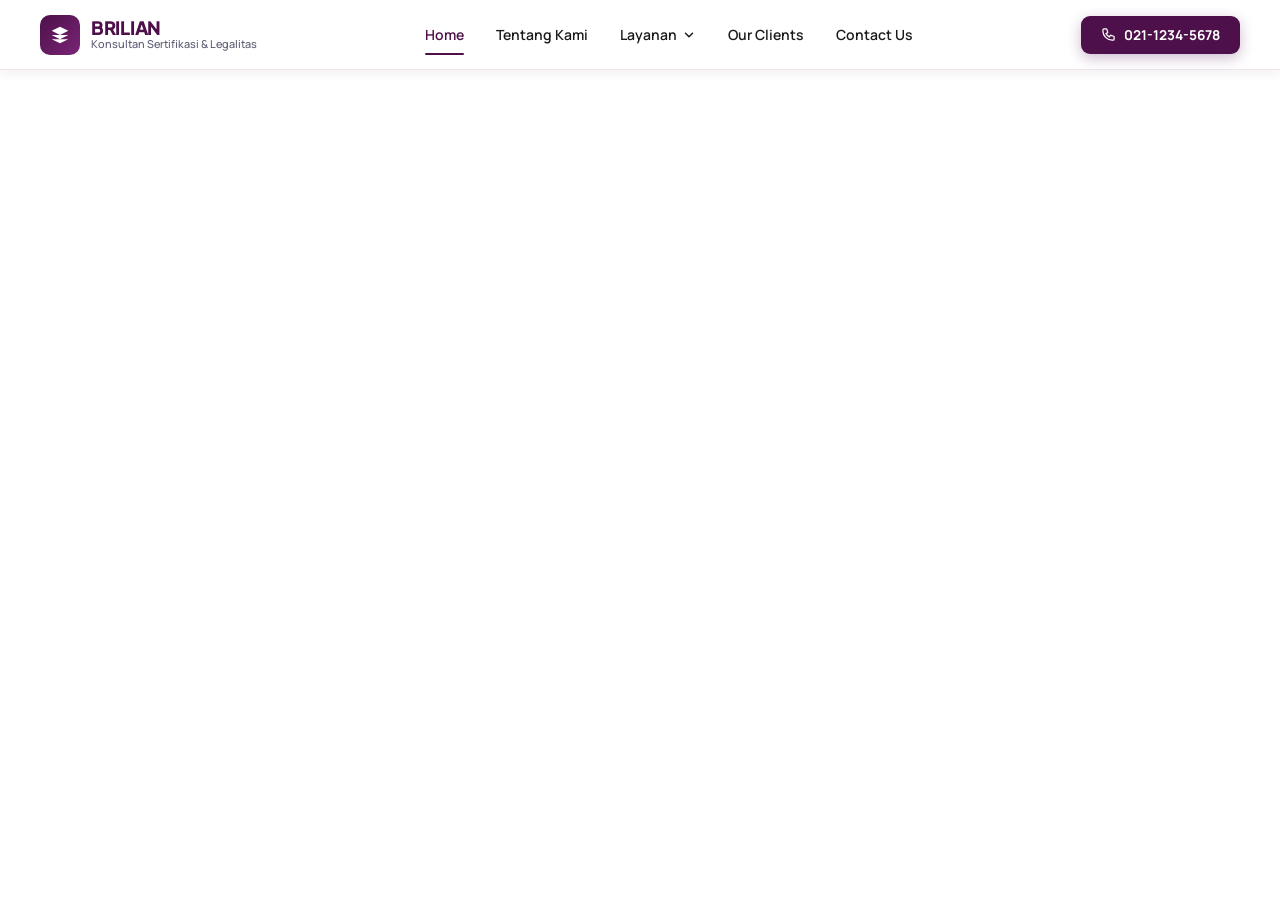
<file: navbar.html>
<!DOCTYPE html>
<html lang="id">
<head>
<meta charset="UTF-8">
<meta name="viewport" content="width=device-width, initial-scale=1.0">
<link href="https://fonts.googleapis.com/css2?family=Plus+Jakarta+Sans:wght@400;500;600;700;800&family=Manrope:wght@400;500;600;700&display=swap" rel="stylesheet">
<style>
/* ─── VARIABLES ─── */
:root {
  --primary:      #EFDEF9;
  --primary-dark: #4D104A;
  --primary-mid:  #7A2575;
  --white:        #FFFFFF;
  --cream:        #FFF9EF;
  --dark:         #1A1A2E;
  --text:         #1A1A1A;
  --text-light:   #5A5A72;
  --gray-light:   #F0EDF6;
  --border:       rgba(77,16,74,0.1);
  --shadow-sm:    0 2px 12px rgba(77,16,74,0.08);
  --shadow-md:    0 8px 40px rgba(77,16,74,0.14);
  --shadow-lg:    0 20px 60px rgba(77,16,74,0.18);
}

* { margin: 0; padding: 0; box-sizing: border-box; }

/* ═══════════════════════════════
   NAV WRAPPER
═══════════════════════════════ */
#brilian-nav {
  position: fixed;
  top: 0; left: 0; right: 0;
  z-index: 9999;
  font-family: 'Manrope', sans-serif;
}

/* ─── MAIN BAR ─── */
.bn-bar {
  background: rgba(255,255,255,0.98);
  backdrop-filter: blur(16px);
  -webkit-backdrop-filter: blur(16px);
  border-bottom: 1px solid var(--border);
  height: 70px;
  padding: 0 40px;
  display: flex;
  align-items: center;
  justify-content: space-between;
  gap: 24px;
  box-shadow: var(--shadow-sm);
  transition: box-shadow 0.3s ease;
}

.bn-bar.scrolled {
  box-shadow: 0 4px 28px rgba(77,16,74,0.12);
}

/* ─── LOGO ─── */
.bn-logo {
  display: flex;
  align-items: center;
  gap: 11px;
  text-decoration: none;
  flex-shrink: 0;
}

.bn-logo-icon {
  width: 40px; height: 40px;
  background: linear-gradient(135deg, var(--primary-dark), var(--primary-mid));
  border-radius: 10px;
  display: flex;
  align-items: center;
  justify-content: center;
  flex-shrink: 0;
}

.bn-logo-icon svg { width: 20px; height: 20px; fill: white; }

.bn-logo-text { line-height: 1; }
.bn-logo-name {
  display: block;
  font-family: 'Plus Jakarta Sans', sans-serif;
  font-weight: 800;
  font-size: 1.15rem;
  color: var(--primary-dark);
  letter-spacing: -0.3px;
}
.bn-logo-sub {
  display: block;
  font-size: 0.68rem;
  color: var(--text-light);
  font-weight: 500;
  margin-top: 1px;
}

/* ─── DESKTOP LINKS ─── */
.bn-links {
  display: flex;
  align-items: center;
  gap: 4px;
  list-style: none;
  flex: 1;
  justify-content: center;
}

.bn-links > li {
  position: relative;
}

.bn-links > li > a,
.bn-links > li > button {
  display: inline-flex;
  align-items: center;
  gap: 5px;
  padding: 8px 14px;
  border-radius: 8px;
  text-decoration: none;
  color: var(--text);
  font-size: 0.875rem;
  font-weight: 600;
  background: none;
  border: none;
  cursor: pointer;
  transition: background 0.18s, color 0.18s;
  white-space: nowrap;
  font-family: 'Manrope', sans-serif;
}

.bn-links > li > a:hover,
.bn-links > li > button:hover {
  background: var(--gray-light);
  color: var(--primary-dark);
}

.bn-links > li > a.active,
.bn-links > li > button.active {
  color: var(--primary-dark);
}

.bn-links > li > a.active::after {
  content: '';
  position: absolute;
  bottom: -3px; left: 14px; right: 14px;
  height: 2.5px;
  background: var(--primary-dark);
  border-radius: 2px;
}

/* Dropdown arrow */
.bn-arrow {
  width: 14px; height: 14px;
  fill: none;
  stroke: currentColor;
  stroke-width: 2.5;
  stroke-linecap: round;
  stroke-linejoin: round;
  transition: transform 0.25s ease;
  flex-shrink: 0;
}

.bn-links > li.open > button .bn-arrow {
  transform: rotate(180deg);
}

/* ─── CTA RIGHT ─── */
.bn-right {
  display: flex;
  align-items: center;
  gap: 12px;
  flex-shrink: 0;
}

.bn-phone {
  display: inline-flex;
  align-items: center;
  gap: 8px;
  background: var(--primary-dark);
  color: white;
  text-decoration: none;
  padding: 10px 20px;
  border-radius: 9px;
  font-weight: 700;
  font-size: 0.85rem;
  transition: all 0.25s;
  box-shadow: 0 4px 14px rgba(77,16,74,0.28);
  white-space: nowrap;
}

.bn-phone svg {
  width: 15px; height: 15px;
  fill: none; stroke: white; stroke-width: 2;
  flex-shrink: 0;
}

.bn-phone:hover {
  background: var(--primary-mid);
  transform: translateY(-1px);
  box-shadow: 0 6px 20px rgba(77,16,74,0.38);
}

/* ═══════════════════════════════
   MEGA MENU DROPDOWN
═══════════════════════════════ */
.bn-mega {
  position: absolute;
  top: calc(100% + 10px);
  left: 50%;
  transform: translateX(-50%);
  width: 860px;
  background: white;
  border-radius: 16px;
  box-shadow: var(--shadow-lg);
  border: 1px solid var(--border);
  display: none;
  overflow: hidden;
  animation: megaIn 0.22s cubic-bezier(0.22, 1, 0.36, 1) both;
}

@keyframes megaIn {
  from { opacity: 0; transform: translateX(-50%) translateY(-8px); }
  to   { opacity: 1; transform: translateX(-50%) translateY(0); }
}

.bn-links > li.open .bn-mega { display: flex; }

/* Arrow pointer */
.bn-mega::before {
  content: '';
  position: absolute;
  top: -6px;
  left: 50%;
  transform: translateX(-50%);
  width: 12px; height: 12px;
  background: white;
  border-left: 1px solid var(--border);
  border-top: 1px solid var(--border);
  transform: translateX(-50%) rotate(45deg);
}

/* ─── MEGA COLUMNS ─── */
.bn-mega-cols {
  display: grid;
  grid-template-columns: 1fr 1fr 1fr 1fr;
  flex: 1;
}

.bn-mega-col {
  padding: 28px 24px;
  border-right: 1px solid rgba(77,16,74,0.07);
}
.bn-mega-col:last-child { border-right: none; }

/* Col with icon */
.bn-col-icon {
  width: 44px; height: 44px;
  background: var(--primary);
  border-radius: 12px;
  display: flex;
  align-items: center;
  justify-content: center;
  margin-bottom: 14px;
  flex-shrink: 0;
}

.bn-col-icon svg {
  width: 22px; height: 22px;
  fill: none;
  stroke: var(--primary-dark);
  stroke-width: 1.8;
  stroke-linecap: round;
  stroke-linejoin: round;
}

.bn-col-title {
  font-family: 'Plus Jakarta Sans', sans-serif;
  font-size: 0.9rem;
  font-weight: 800;
  color: var(--dark);
  margin-bottom: 14px;
  line-height: 1.3;
}

.bn-col-list {
  list-style: none;
  display: flex;
  flex-direction: column;
  gap: 2px;
  margin-bottom: 16px;
}

.bn-col-list li {
  counter-increment: list-counter;
}

.bn-col-list li a {
  display: flex;
  align-items: baseline;
  gap: 8px;
  padding: 5px 0;
  text-decoration: none;
  color: var(--text-light);
  font-size: 0.82rem;
  font-weight: 500;
  transition: color 0.18s, padding-left 0.18s;
  border-radius: 4px;
}

.bn-col-list li::before {
  display: none;
}

.bn-col-list li a:hover {
  color: var(--primary-dark);
  padding-left: 4px;
}

.bn-list-num {
  font-size: 0.7rem;
  color: var(--primary-dark);
  font-weight: 700;
  min-width: 14px;
  opacity: 0.7;
}

.bn-col-more {
  display: inline-flex;
  align-items: center;
  gap: 6px;
  font-size: 0.78rem;
  font-weight: 700;
  color: var(--primary-dark);
  text-decoration: none;
  margin-top: 4px;
  padding: 0;
  transition: gap 0.2s;
}
.bn-col-more svg {
  width: 14px; height: 14px;
  fill: none; stroke: var(--primary-dark); stroke-width: 2.5;
}
.bn-col-more:hover { gap: 10px; }

/* ─── COL 4: LIST STYLE (SKUP, SBU, etc.) ─── */
.bn-col-rows {
  display: flex;
  flex-direction: column;
  gap: 2px;
}

.bn-row-link {
  display: flex;
  align-items: center;
  justify-content: space-between;
  padding: 10px 14px;
  border-radius: 9px;
  text-decoration: none;
  color: var(--text);
  font-size: 0.85rem;
  font-weight: 600;
  transition: background 0.18s, color 0.18s;
}

.bn-row-link:hover {
  background: var(--gray-light);
  color: var(--primary-dark);
}

.bn-row-link svg {
  width: 14px; height: 14px;
  fill: none; stroke: currentColor; stroke-width: 2.5;
  opacity: 0.4;
  transition: opacity 0.18s, transform 0.18s;
}
.bn-row-link:hover svg { opacity: 1; transform: translateX(2px); }

/* ─── COL 5: BANTUAN CARD ─── */
.bn-help-card {
  background: var(--primary);
  border-radius: 14px;
  padding: 24px 20px;
  height: 100%;
  display: flex;
  flex-direction: column;
  align-items: flex-start;
  gap: 12px;
}

.bn-help-card-icon {
  width: 56px; height: 56px;
  background: white;
  border-radius: 14px;
  display: flex;
  align-items: center;
  justify-content: center;
  box-shadow: 0 4px 16px rgba(77,16,74,0.12);
}

.bn-help-card-icon svg {
  width: 28px; height: 28px;
  fill: none; stroke: var(--primary-dark); stroke-width: 1.8;
}

.bn-help-title {
  font-family: 'Plus Jakarta Sans', sans-serif;
  font-size: 1rem;
  font-weight: 800;
  color: var(--primary-dark);
}

.bn-help-desc {
  font-size: 0.8rem;
  color: var(--primary-mid);
  line-height: 1.6;
  flex: 1;
}

.bn-help-btn {
  display: inline-flex;
  align-items: center;
  justify-content: center;
  background: var(--primary-dark);
  color: white;
  padding: 10px 18px;
  border-radius: 9px;
  font-size: 0.82rem;
  font-weight: 700;
  text-decoration: none;
  transition: all 0.25s;
  width: 100%;
  text-align: center;
  margin-top: auto;
}
.bn-help-btn:hover {
  background: var(--primary-mid);
  transform: translateY(-1px);
}

/* Override last col */
.bn-mega-col.is-help {
  padding: 20px 16px;
  border-right: none;
  background: transparent;
}

/* ═══════════════════════════════
   HAMBURGER (MOBILE TOGGLE)
═══════════════════════════════ */
.bn-hamburger {
  display: none;
  flex-direction: column;
  justify-content: center;
  align-items: center;
  gap: 5px;
  width: 44px; height: 44px;
  background: transparent;
  border: none;
  cursor: pointer;
  -webkit-tap-highlight-color: transparent;
  outline: none;
  flex-shrink: 0;
  border-radius: 8px;
  transition: background 0.18s;
}
.bn-hamburger:hover { background: var(--gray-light); }

.bn-hamburger span {
  display: block;
  width: 22px; height: 2px;
  background: var(--primary-dark);
  border-radius: 3px;
  transition: transform 0.3s ease, opacity 0.3s ease;
}

.bn-hamburger.is-open span:nth-child(1) { transform: translateY(7px) rotate(45deg); }
.bn-hamburger.is-open span:nth-child(2) { opacity: 0; transform: scaleX(0); }
.bn-hamburger.is-open span:nth-child(3) { transform: translateY(-7px) rotate(-45deg); }

/* ═══════════════════════════════
   MOBILE DRAWER
═══════════════════════════════ */
.bn-drawer {
  display: none;
  position: fixed;
  top: 70px; left: 0; right: 0; bottom: 0;
  background: white;
  z-index: 9998;
  overflow-y: auto;
  transform: translateX(100%);
  transition: transform 0.32s cubic-bezier(0.22, 1, 0.36, 1);
  padding-bottom: 40px;
}

.bn-drawer.is-open {
  transform: translateX(0);
}

/* ─── MOBILE MENU ITEMS ─── */
.bn-mobile-section {
  border-bottom: 1px solid var(--border);
}

.bn-mobile-toggle {
  display: flex;
  align-items: center;
  justify-content: space-between;
  width: 100%;
  padding: 16px 24px;
  background: none;
  border: none;
  cursor: pointer;
  font-family: 'Manrope', sans-serif;
  font-size: 0.95rem;
  font-weight: 700;
  color: var(--dark);
  text-align: left;
  -webkit-tap-highlight-color: transparent;
  transition: background 0.18s;
}
.bn-mobile-toggle:hover { background: var(--gray-light); }
.bn-mobile-toggle:active { background: var(--primary); }

.bn-mobile-toggle svg {
  width: 16px; height: 16px;
  fill: none; stroke: var(--primary-dark); stroke-width: 2.5;
  transition: transform 0.25s ease;
  flex-shrink: 0;
}
.bn-mobile-toggle.is-open svg { transform: rotate(180deg); }

/* Mobile simple link */
.bn-mobile-link {
  display: block;
  padding: 16px 24px;
  text-decoration: none;
  color: var(--dark);
  font-size: 0.95rem;
  font-weight: 700;
  border-bottom: 1px solid var(--border);
  transition: background 0.18s, color 0.18s;
}
.bn-mobile-link:hover { background: var(--gray-light); color: var(--primary-dark); }
.bn-mobile-link:active { background: var(--primary); }

/* Mobile sub panel */
.bn-mobile-panel {
  max-height: 0;
  overflow: hidden;
  transition: max-height 0.35s ease;
  background: var(--gray-light);
}
.bn-mobile-panel.is-open { max-height: 1000px; }

/* Mobile sub group */
.bn-mobile-group {
  padding: 16px 24px 10px;
  border-bottom: 1px solid var(--border);
}
.bn-mobile-group:last-child { border-bottom: none; }

.bn-mobile-group-title {
  display: flex;
  align-items: center;
  gap: 10px;
  font-family: 'Plus Jakarta Sans', sans-serif;
  font-size: 0.82rem;
  font-weight: 800;
  color: var(--primary-dark);
  text-transform: uppercase;
  letter-spacing: 0.8px;
  margin-bottom: 10px;
}

.bn-mobile-group-icon {
  width: 30px; height: 30px;
  background: var(--primary);
  border-radius: 8px;
  display: flex; align-items: center; justify-content: center;
}
.bn-mobile-group-icon svg {
  width: 16px; height: 16px;
  fill: none; stroke: var(--primary-dark); stroke-width: 2;
}

.bn-mobile-group ul {
  list-style: none;
  display: flex;
  flex-direction: column;
}

.bn-mobile-group ul li a {
  display: flex;
  align-items: center;
  gap: 8px;
  padding: 9px 0;
  text-decoration: none;
  color: var(--text-light);
  font-size: 0.88rem;
  font-weight: 600;
  border-bottom: 1px solid rgba(77,16,74,0.06);
  transition: color 0.18s;
}
.bn-mobile-group ul li:last-child a { border-bottom: none; }
.bn-mobile-group ul li a:hover { color: var(--primary-dark); }
.bn-mobile-group ul li a::before {
  content: '';
  width: 5px; height: 5px;
  border-radius: 50%;
  background: var(--primary-dark);
  opacity: 0.35;
  flex-shrink: 0;
}

/* Row links in mobile */
.bn-mobile-rows {
  padding: 8px 24px 16px;
}

.bn-mobile-row-link {
  display: flex;
  align-items: center;
  justify-content: space-between;
  padding: 11px 14px;
  border-radius: 9px;
  text-decoration: none;
  color: var(--text);
  font-size: 0.88rem;
  font-weight: 600;
  margin-bottom: 4px;
  background: white;
  border: 1px solid var(--border);
  transition: background 0.18s, color 0.18s;
}
.bn-mobile-row-link:hover { background: var(--primary); color: var(--primary-dark); }

.bn-mobile-row-link svg {
  width: 14px; height: 14px;
  fill: none; stroke: currentColor; stroke-width: 2.5;
  opacity: 0.4;
}

/* Mobile bottom CTA */
.bn-mobile-cta {
  padding: 20px 24px;
}

.bn-mobile-cta a {
  display: flex;
  align-items: center;
  justify-content: center;
  gap: 8px;
  background: var(--primary-dark);
  color: white;
  padding: 14px;
  border-radius: 12px;
  font-size: 0.92rem;
  font-weight: 700;
  text-decoration: none;
  transition: background 0.2s;
}
.bn-mobile-cta a svg { width: 16px; height: 16px; fill: none; stroke: white; stroke-width: 2; }
.bn-mobile-cta a:hover { background: var(--primary-mid); }

/* ─── RESPONSIVE BREAKPOINTS ─── */
@media (max-width: 1060px) {
  .bn-bar { padding: 0 24px; }
  .bn-links > li > a,
  .bn-links > li > button { padding: 8px 10px; font-size: 0.83rem; }
  .bn-phone { padding: 10px 14px; font-size: 0.8rem; }
}

@media (max-width: 860px) {
  .bn-links    { display: none; }
  .bn-phone    { display: none; }
  .bn-hamburger { display: flex; }
  .bn-drawer   { display: block; }
}

@media (max-width: 480px) {
  .bn-bar { padding: 0 16px; height: 62px; }
  .bn-drawer { top: 62px; }
  .bn-logo-name { font-size: 1rem; }
}
</style>
</head>
<body>

<div id="brilian-nav">

  <!-- ─── TOP BAR ─── -->
  <div class="bn-bar" id="bnBar">

    <!-- Logo -->
    <a class="bn-logo" href="index.html">
      <div class="bn-logo-icon">
        <svg viewBox="0 0 24 24"><path d="M12 2L2 7l10 5 10-5-10-5zM2 17l10 5 10-5M2 12l10 5 10-5"/></svg>
      </div>
      <div class="bn-logo-text">
        <span class="bn-logo-name">BRILIAN</span>
        <span class="bn-logo-sub">Konsultan Sertifikasi &amp; Legalitas</span>
      </div>
    </a>

    <!-- Desktop Nav Links -->
    <ul class="bn-links" id="bnLinks">

      <li>
        <a href="index.html" class="active">Home</a>
      </li>

      <li>
        <a href="#">Tentang Kami</a>
      </li>

      <!-- LAYANAN with mega menu -->
      <li id="bnLayanan">
        <button type="button">
          Layanan
          <svg class="bn-arrow" viewBox="0 0 24 24"><polyline points="6 9 12 15 18 9"/></svg>
        </button>

        <div class="bn-mega">
          <div class="bn-mega-cols">

            <!-- COL 1: Klasifikasi -->
            <div class="bn-mega-col">
              <div class="bn-col-icon">
                <svg viewBox="0 0 24 24"><path d="M9 12l2 2 4-4m5.618-4.016A11.955 11.955 0 0112 2.944a11.955 11.955 0 01-8.618 3.04A12.02 12.02 0 003 9c0 5.591 3.824 10.29 9 11.622 5.176-1.332 9-6.03 9-11.622 0-1.042-.133-2.052-.382-3.016z"/></svg>
              </div>
              <div class="bn-col-title">Klasifikasi Badan Usaha Konstruksi</div>
              <ul class="bn-col-list">
                <li><a href="bujka.html"><span class="bn-list-num">1.</span> BUJKA</a></li>
                <li><a href="bujkpma.html"><span class="bn-list-num">2.</span> BUJKPMA</a></li>
                <li><a href="bujkn.html"><span class="bn-list-num">3.</span> BUJKN</a></li>
              </ul>
              <a href="#" class="bn-col-more">
                Lihat Semua
                <svg viewBox="0 0 24 24"><path d="M5 12h14M12 5l7 7-7 7"/></svg>
              </a>
            </div>

            <!-- COL 2: Kualifikasi -->
            <div class="bn-mega-col">
              <div class="bn-col-icon">
                <svg viewBox="0 0 24 24"><path d="M10.325 4.317c.426-1.756 2.924-1.756 3.35 0a1.724 1.724 0 002.573 1.066c1.543-.94 3.31.826 2.37 2.37a1.724 1.724 0 001.065 2.572c1.756.426 1.756 2.924 0 3.35a1.724 1.724 0 00-1.066 2.573c.94 1.543-.826 3.31-2.37 2.37a1.724 1.724 0 00-2.572 1.065c-.426 1.756-2.924 1.756-3.35 0a1.724 1.724 0 00-2.573-1.066c-1.543.94-3.31-.826-2.37-2.37a1.724 1.724 0 00-1.065-2.572c-1.756-.426-1.756-2.924 0-3.35a1.724 1.724 0 001.066-2.573c-.94-1.543.826-3.31 2.37-2.37.996.608 2.296.07 2.572-1.065z"/><circle cx="12" cy="12" r="3"/></svg>
              </div>
              <div class="bn-col-title">Kualifikasi Badan Usaha Konstruksi</div>
              <ul class="bn-col-list">
                <li><a href="jasa-pelaksanaan-konstruksi.html"><span class="bn-list-num">1.</span> Pelaksana Konstruksi</a></li>
                <li><a href="jasa-perencana-pengawas.html"><span class="bn-list-num">2.</span> Perencana dan Pengawas</a></li>
                <li><a href="jasa-konstruksi-terintegrasi.html"><span class="bn-list-num">3.</span> Konstruksi Terintegrasi</a></li>
              </ul>
              <a href="#" class="bn-col-more">
                Lihat Semua
                <svg viewBox="0 0 24 24"><path d="M5 12h14M12 5l7 7-7 7"/></svg>
              </a>
            </div>

            <!-- COL 3: Izin -->
            <div class="bn-mega-col">
              <div class="bn-col-icon">
                <svg viewBox="0 0 24 24"><path d="M9 12h6m-6 4h6m2 5H7a2 2 0 01-2-2V5a2 2 0 012-2h5.586a1 1 0 01.707.293l5.414 5.414a1 1 0 01.293.707V19a2 2 0 01-2 2z"/></svg>
              </div>
              <div class="bn-col-title">Izin Badan Usaha Konstruksi</div>
              <ul class="bn-col-list">
                <li><a href="sertifikasi-keahlian.html"><span class="bn-list-num">1.</span> Sertifikasi Keahlian</a></li>
                <li><a href="keanggotaan-asosiasi.html"><span class="bn-list-num">2.</span> Keanggotaan Asosiasi</a></li>
                <li><a href="sertifikat-badan-usaha.html"><span class="bn-list-num">3.</span> Sertifikat Badan Usaha</a></li>
                <li><a href="izin-usaha-jasa-konstruksi.html"><span class="bn-list-num">4.</span> Izin Usaha Jasa Konstruksi</a></li>
              </ul>
              <a href="#" class="bn-col-more">
                Lihat Semua
                <svg viewBox="0 0 24 24"><path d="M5 12h14M12 5l7 7-7 7"/></svg>
              </a>
            </div>

            <!-- COL 4: Row links -->
            <div class="bn-mega-col" style="padding: 20px 16px;">
              <div class="bn-col-rows">
                <a href="#" class="bn-row-link">SKUP MIGAS <svg viewBox="0 0 24 24"><polyline points="9 18 15 12 9 6"/></svg></a>
                <a href="#" class="bn-row-link">SKT EBTKE <svg viewBox="0 0 24 24"><polyline points="9 18 15 12 9 6"/></svg></a>
                <a href="#" class="bn-row-link">ISO/OHSAS <svg viewBox="0 0 24 24"><polyline points="9 18 15 12 9 6"/></svg></a>
                <a href="#" class="bn-row-link">SKT PERTAMINA <svg viewBox="0 0 24 24"><polyline points="9 18 15 12 9 6"/></svg></a>
                <a href="iujp.html" class="bn-row-link">IUJP <svg viewBox="0 0 24 24"><polyline points="9 18 15 12 9 6"/></svg></a>
                <a href="#" class="bn-row-link">KADIN <svg viewBox="0 0 24 24"><polyline points="9 18 15 12 9 6"/></svg></a>
              </div>
            </div>

          </div>
        </div>
      </li>

      <li>
        <a href="#">Our Clients</a>
      </li>

      <li>
        <a href="#">Contact Us</a>
      </li>

    </ul>

    <!-- Right: phone CTA + hamburger -->
    <div class="bn-right">
      <a href="tel:02112345678" class="bn-phone">
        <svg viewBox="0 0 24 24"><path d="M3 5a2 2 0 012-2h3.28a1 1 0 01.948.684l1.498 4.493a1 1 0 01-.502 1.21l-2.257 1.13a11.042 11.042 0 005.516 5.516l1.13-2.257a1 1 0 011.21-.502l4.493 1.498a1 1 0 01.684.949V19a2 2 0 01-2 2h-1C9.716 21 3 14.284 3 6V5z"/></svg>
        021-1234-5678
      </a>
      <button class="bn-hamburger" id="bnHamburger" type="button" aria-label="Buka menu">
        <span></span><span></span><span></span>
      </button>
    </div>

  </div><!-- /bn-bar -->

  <!-- ─── MOBILE DRAWER ─── -->
  <div class="bn-drawer" id="bnDrawer">

    <a href="index.html" class="bn-mobile-link">Home</a>
    <a href="#" class="bn-mobile-link">Tentang Kami</a>

    <!-- Layanan accordion -->
    <div class="bn-mobile-section">
      <button class="bn-mobile-toggle" id="bnMobLayanan" type="button">
        Layanan
        <svg viewBox="0 0 24 24"><polyline points="6 9 12 15 18 9"/></svg>
      </button>
      <div class="bn-mobile-panel" id="bnMobLayananPanel">

        <div class="bn-mobile-group">
          <div class="bn-mobile-group-title">
            <div class="bn-mobile-group-icon">
              <svg viewBox="0 0 24 24"><path d="M9 12l2 2 4-4m5.618-4.016A11.955 11.955 0 0112 2.944a11.955 11.955 0 01-8.618 3.04A12.02 12.02 0 003 9c0 5.591 3.824 10.29 9 11.622 5.176-1.332 9-6.03 9-11.622 0-1.042-.133-2.052-.382-3.016z"/></svg>
            </div>
            Klasifikasi Badan Usaha Konstruksi
          </div>
          <ul>
            <li><a href="bujka.html">BUJKA</a></li>
            <li><a href="bujkpma.html">BUJKPMA</a></li>
            <li><a href="bujkn.html">BUJKN</a></li>
          </ul>
        </div>

        <div class="bn-mobile-group">
          <div class="bn-mobile-group-title">
            <div class="bn-mobile-group-icon">
              <svg viewBox="0 0 24 24"><path d="M10.325 4.317c.426-1.756 2.924-1.756 3.35 0a1.724 1.724 0 002.573 1.066c1.543-.94 3.31.826 2.37 2.37a1.724 1.724 0 001.065 2.572c1.756.426 1.756 2.924 0 3.35a1.724 1.724 0 00-1.066 2.573c.94 1.543-.826 3.31-2.37 2.37a1.724 1.724 0 00-2.572 1.065c-.426 1.756-2.924 1.756-3.35 0a1.724 1.724 0 00-2.573-1.066c-1.543.94-3.31-.826-2.37-2.37a1.724 1.724 0 00-1.065-2.572c-1.756-.426-1.756-2.924 0-3.35a1.724 1.724 0 001.066-2.573c-.94-1.543.826-3.31 2.37-2.37.996.608 2.296.07 2.572-1.065z"/><circle cx="12" cy="12" r="3"/></svg>
            </div>
            Kualifikasi Badan Usaha
          </div>
          <ul>
            <li><a href="jasa-pelaksanaan-konstruksi.html">Pelaksana Konstruksi</a></li>
            <li><a href="jasa-perencana-pengawas.html">Perencana dan Pengawas</a></li>
            <li><a href="jasa-konstruksi-terintegrasi.html">Konstruksi Terintegrasi</a></li>
          </ul>
        </div>

        <div class="bn-mobile-group">
          <div class="bn-mobile-group-title">
            <div class="bn-mobile-group-icon">
              <svg viewBox="0 0 24 24"><path d="M9 12h6m-6 4h6m2 5H7a2 2 0 01-2-2V5a2 2 0 012-2h5.586a1 1 0 01.707.293l5.414 5.414a1 1 0 01.293.707V19a2 2 0 01-2 2z"/></svg>
            </div>
            Izin Badan Usaha
          </div>
          <ul>
            <li><a href="sertifikasi-keahlian.html">Sertifikasi Keahlian</a></li>
            <li><a href="keanggotaan-asosiasi.html">Keanggotaan Asosiasi</a></li>
            <li><a href="sertifikat-badan-usaha.html">Sertifikat Badan Usaha</a></li>
            <li><a href="izin-usaha-jasa-konstruksi.html">Izin Usaha Jasa Konstruksi</a></li>
          </ul>
        </div>

        <div class="bn-mobile-rows">
          <a href="#" class="bn-mobile-row-link">SKUP MIGAS <svg viewBox="0 0 24 24"><polyline points="9 18 15 12 9 6"/></svg></a>
          <a href="#" class="bn-mobile-row-link">SKT EBTKE <svg viewBox="0 0 24 24"><polyline points="9 18 15 12 9 6"/></svg></a>
          <a href="#" class="bn-mobile-row-link">ISO/OHSAS <svg viewBox="0 0 24 24"><polyline points="9 18 15 12 9 6"/></svg></a>
          <a href="#" class="bn-mobile-row-link">SKT PERTAMINA <svg viewBox="0 0 24 24"><polyline points="9 18 15 12 9 6"/></svg></a>
          <a href="iujp.html" class="bn-mobile-row-link">IUJP <svg viewBox="0 0 24 24"><polyline points="9 18 15 12 9 6"/></svg></a>
          <a href="#" class="bn-mobile-row-link">KADIN <svg viewBox="0 0 24 24"><polyline points="9 18 15 12 9 6"/></svg></a>
        </div>

      </div>
    </div>

    <a href="#" class="bn-mobile-link">Our Clients</a>
    <a href="#" class="bn-mobile-link" style="border-bottom:none;">Contact Us</a>

    <div class="bn-mobile-cta">
      <a href="tel:02112345678">
        <svg viewBox="0 0 24 24"><path d="M3 5a2 2 0 012-2h3.28a1 1 0 01.948.684l1.498 4.493a1 1 0 01-.502 1.21l-2.257 1.13a11.042 11.042 0 005.516 5.516l1.13-2.257a1 1 0 011.21-.502l4.493 1.498a1 1 0 01.684.949V19a2 2 0 01-2 2h-1C9.716 21 3 14.284 3 6V5z"/></svg>
        021-1234-5678
      </a>
    </div>

  </div><!-- /bn-drawer -->

</div><!-- /brilian-nav -->



</body>
</html>
</file>
